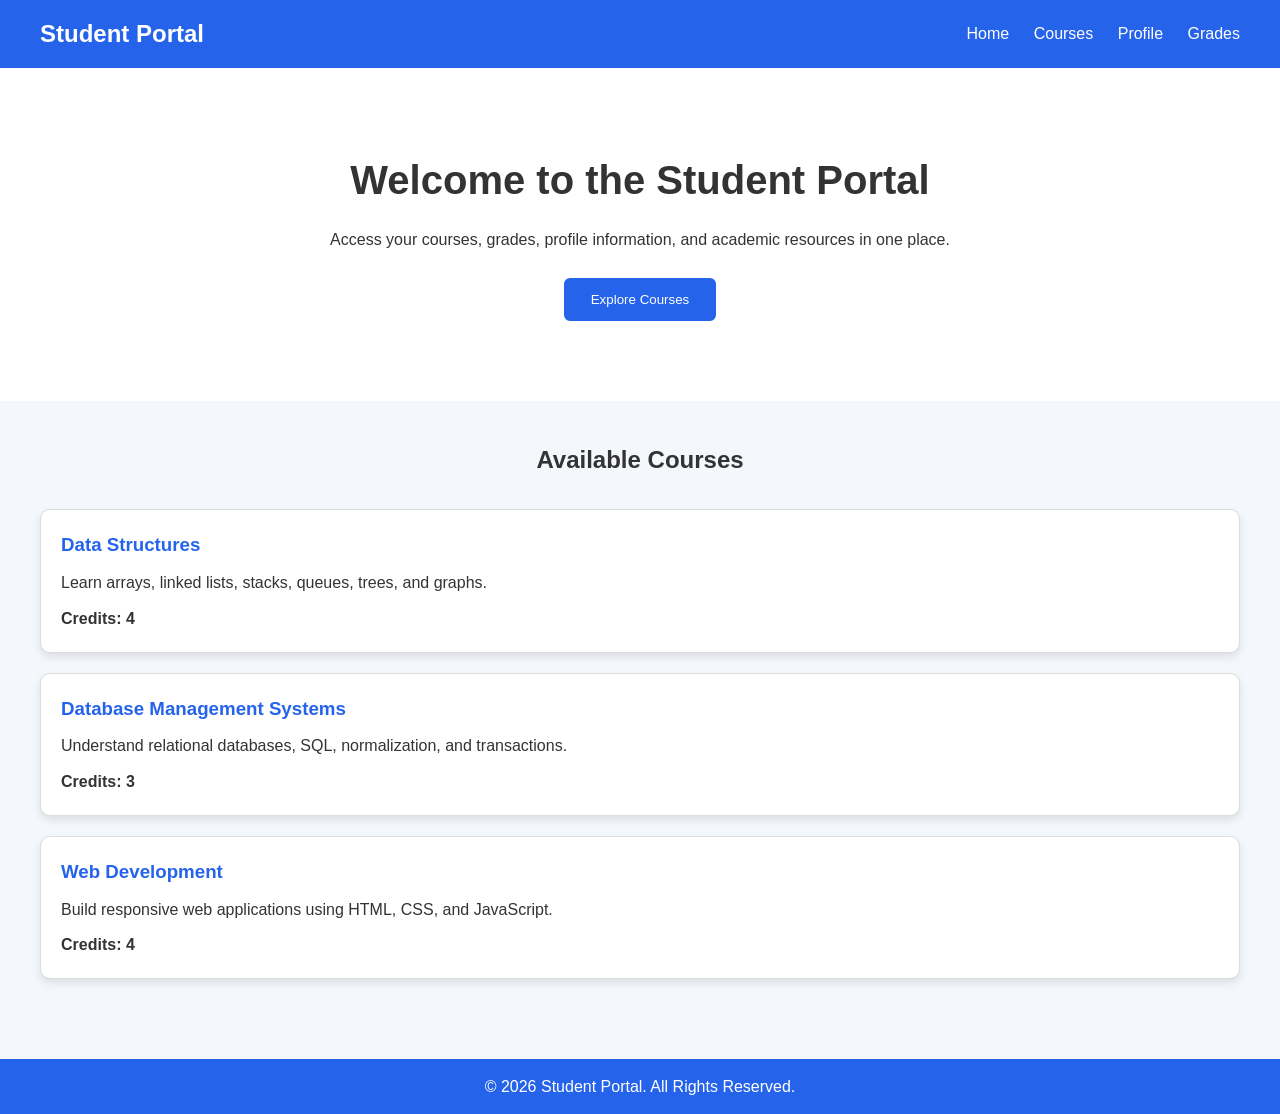
<file: FrontendDevelopment/handson1/index.html>
<!DOCTYPE html>
<html lang="en">
<head>
    <meta charset="UTF-8">
    <meta name="viewport" content="width=device-width, initial-scale=1.0">
    <title>Student Portal</title>
    <link rel="stylesheet" href="style.css">
</head>
<body>

    <header>
        <div class="logo">
            <h2>Student Portal</h2>
        </div>

        <nav>
            <ul>
                <li><a href="#">Home</a></li>
                <li><a href="#">Courses</a></li>
                <li><a href="#">Profile</a></li>
                <li><a href="#">Grades</a></li>
            </ul>
        </nav>
    </header>

    <main>

        <section id="hero">
            <h1>Welcome to the Student Portal</h1>
            <p>
                Access your courses, grades, profile information,
                and academic resources in one place.
            </p>
            <button>Explore Courses</button>
        </section>

        <section id="courses">
            <h2>Available Courses</h2>

            <article class="course-card">
                <h3>Data Structures</h3>
                <p>
                    Learn arrays, linked lists, stacks, queues,
                    trees, and graphs.
                </p>
                <span>Credits: 4</span>
            </article>

            <article class="course-card">
                <h3>Database Management Systems</h3>
                <p>
                    Understand relational databases, SQL,
                    normalization, and transactions.
                </p>
                <span>Credits: 3</span>
            </article>

            <article class="course-card">
                <h3>Web Development</h3>
                <p>
                    Build responsive web applications using
                    HTML, CSS, and JavaScript.
                </p>
                <span>Credits: 4</span>
            </article>

        </section>

    </main>

    <footer>
        <p>&copy; 2026 Student Portal. All Rights Reserved.</p>
    </footer>

</body>
</html>
</file>
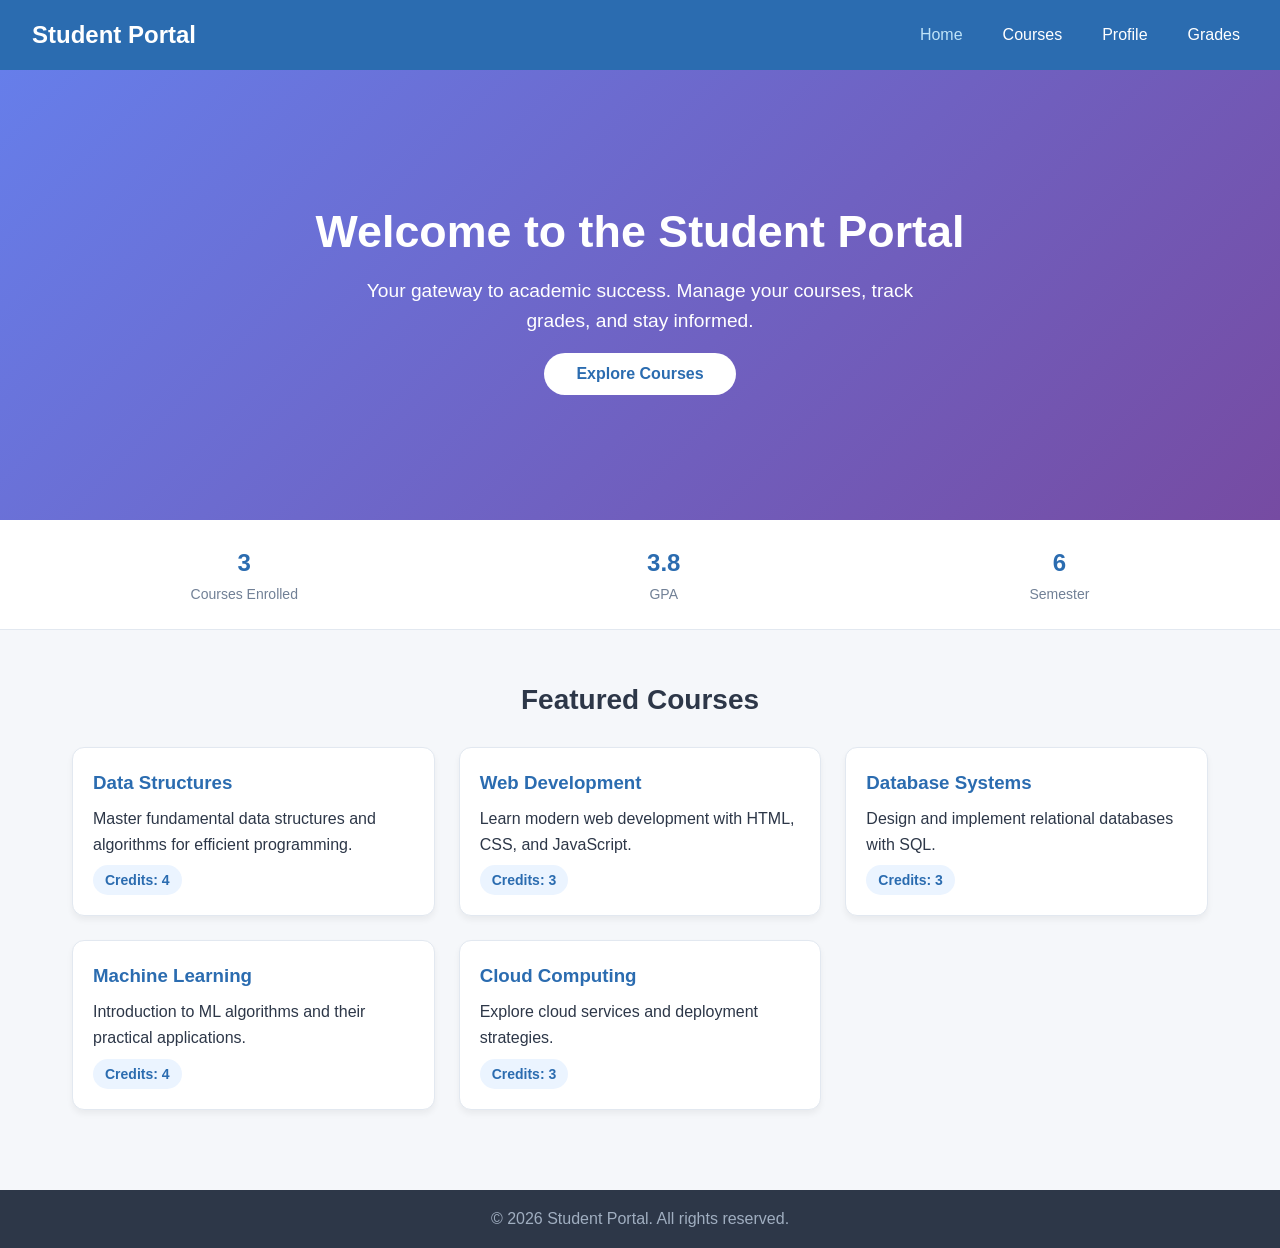
<file: FrontendDevelopment/handson2/index.html>
<!DOCTYPE html>
<html lang="en">
<head>
    <meta charset="UTF-8">
    <meta name="viewport" content="width=device-width, initial-scale=1.0">
    <title>Student Portal - Responsive</title>
    <link rel="stylesheet" href="style.css">
</head>
<body>
    <header>
        <div class="site-name">Student Portal</div>
        <nav>
            <ul>
                <li><a href="#" class="active">Home</a></li>
                <li><a href="#">Courses</a></li>
                <li><a href="#">Profile</a></li>
                <li><a href="#">Grades</a></li>
            </ul>
        </nav>
        <div class="menu-toggle">☰</div>
    </header>

    <main>
        <!-- Hero Section -->
        <section id="hero">
            <h1>Welcome to the Student Portal</h1>
            <p>Your gateway to academic success. Manage your courses, track grades, and stay informed.</p>
            <button>Explore Courses</button>
        </section>

        <!-- Stats Bar -->
        <section id="stats">
            <div class="stat-item">
                <span class="stat-number">3</span>
                <span class="stat-label">Courses Enrolled</span>
            </div>
            <div class="stat-item">
                <span class="stat-number">3.8</span>
                <span class="stat-label">GPA</span>
            </div>
            <div class="stat-item">
                <span class="stat-number">6</span>
                <span class="stat-label">Semester</span>
            </div>
        </section>

        <!-- Courses Section -->
        <section id="courses">
            <h2>Featured Courses</h2>
            <div class="course-grid">
                <!-- Course Card 1 -->
                <article class="course-card">
                    <h3>Data Structures</h3>
                    <p>Master fundamental data structures and algorithms for efficient programming.</p>
                    <span class="credits">Credits: 4</span>
                </article>

                <!-- Course Card 2 -->
                <article class="course-card">
                    <h3>Web Development</h3>
                    <p>Learn modern web development with HTML, CSS, and JavaScript.</p>
                    <span class="credits">Credits: 3</span>
                </article>

                <!-- Course Card 3 -->
                <article class="course-card">
                    <h3>Database Systems</h3>
                    <p>Design and implement relational databases with SQL.</p>
                    <span class="credits">Credits: 3</span>
                </article>

                <!-- Course Card 4 -->
                <article class="course-card">
                    <h3>Machine Learning</h3>
                    <p>Introduction to ML algorithms and their practical applications.</p>
                    <span class="credits">Credits: 4</span>
                </article>

                <!-- Course Card 5 -->
                <article class="course-card">
                    <h3>Cloud Computing</h3>
                    <p>Explore cloud services and deployment strategies.</p>
                    <span class="credits">Credits: 3</span>
                </article>
            </div>
        </section>
    </main>

    <footer>
        <p>&copy; 2026 Student Portal. All rights reserved.</p>
    </footer>
</body>
</html>
</file>
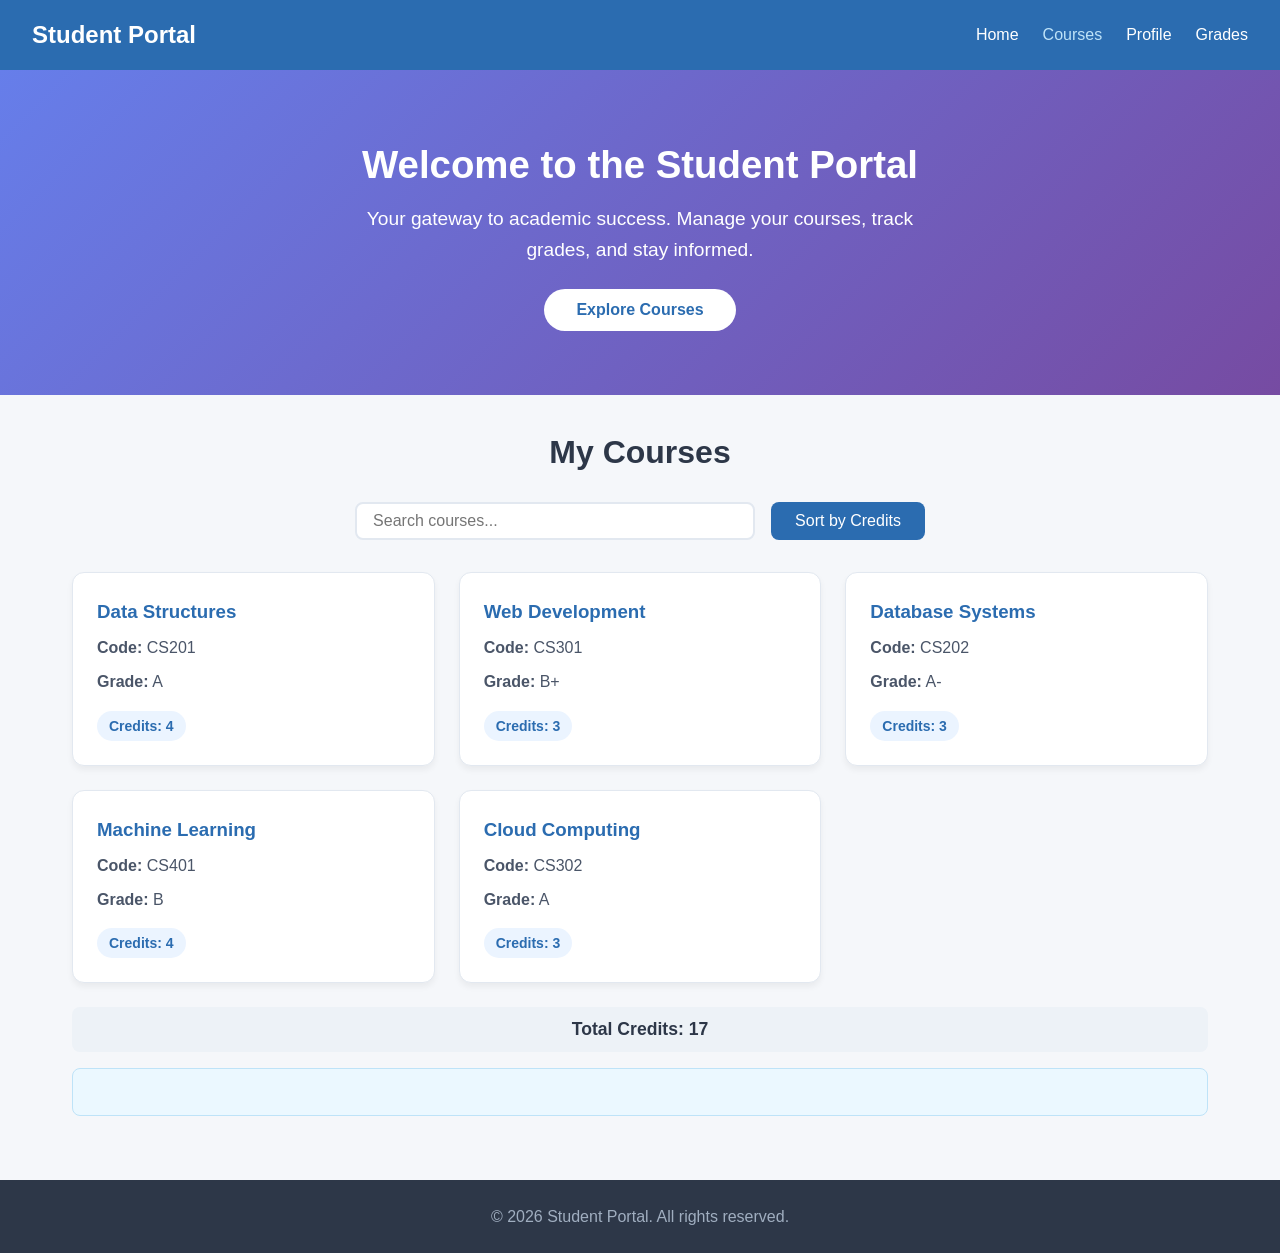
<file: FrontendDevelopment/handson3/index.html>
<!DOCTYPE html>
<html lang="en">
<head>
    <meta charset="UTF-8">
    <meta name="viewport" content="width=device-width, initial-scale=1.0">
    <title>Student Portal - JavaScript Enhanced</title>
    <link rel="stylesheet" href="styles.css">
</head>
<body>
    <header>
        <div class="site-name">Student Portal</div>
        <nav>
            <ul>
                <li><a href="#">Home</a></li>
                <li><a href="#" class="active">Courses</a></li>
                <li><a href="#">Profile</a></li>
                <li><a href="#">Grades</a></li>
            </ul>
        </nav>
    </header>

    <main>
        <!-- Hero Section -->
        <section id="hero">
            <h1>Welcome to the Student Portal</h1>
            <p>Your gateway to academic success. Manage your courses, track grades, and stay informed.</p>
            <button>Explore Courses</button>
        </section>

        <!-- Courses Section -->
        <section id="courses">
            <h2>My Courses</h2>
            
            <!-- Controls -->
            <div class="controls">
                <input type="text" id="search-courses" placeholder="Search courses...">
                <button id="sort-credits">Sort by Credits</button>
            </div>
            
            <!-- Course Grid (populated by JavaScript) -->
            <div class="course-grid"></div>
            
            <!-- Total Credits -->
            <p id="total-credits"></p>
            
            <!-- Selected Course Display -->
            <div id="selected-course"></div>
        </section>
    </main>

    <footer>
        <p>&copy; 2026 Student Portal. All rights reserved.</p>
    </footer>

    <script type="module" src="app.js"></script>
</body>
</html>
</file>
<file: FrontendDevelopment/handson1/style.css>
/* CSS Reset */
* {
    margin: 0;
    padding: 0;
    box-sizing: border-box;
}

/* Body Styling */
body {
    font-family: Arial, Helvetica, sans-serif;
    background-color: #f4f7fb;
    color: #333;
    line-height: 1.6;
}

/* Header */
header {
    background-color: #2563eb;
    color: white;
    padding: 15px 40px;

    display: flex;
    justify-content: space-between;
    align-items: center;
}

/* Navigation */
nav ul {
    list-style: none;
}

nav ul li {
    display: inline-block;
    margin-left: 20px;
}

nav ul li a {
    text-decoration: none;
    color: white;
    font-weight: 500;
}

nav ul li a:hover {
    color: #dbeafe;
}

/* Hero Section */
#hero {
    text-align: center;
    padding: 80px 20px;
    background-color: white;
}

#hero h1 {
    font-size: 2.5rem;
    margin-bottom: 15px;
}

#hero p {
    max-width: 700px;
    margin: 0 auto 25px;
}

#hero button {
    padding: 12px 25px;
    border: 2px solid #2563eb;
    background-color: #2563eb;
    color: white;
    border-radius: 6px;
    cursor: pointer;
    transition: 0.3s;
}

#hero button:hover {
    background-color: white;
    color: #2563eb;
}

/* Courses Section */
#courses {
    padding: 40px;
}

#courses h2 {
    text-align: center;
    margin-bottom: 30px;
}

/* Course Cards */
.course-card {
    background-color: white;
    padding: 20px;
    margin-bottom: 20px;

    border: 1px solid #ddd;
    border-radius: 10px;

    box-shadow: 0 4px 8px rgba(0, 0, 0, 0.1);
}

.course-card h3 {
    margin-bottom: 10px;
    color: #2563eb;
}

.course-card p {
    margin-bottom: 10px;
}

.course-card span {
    font-weight: bold;
}

/* Footer */
footer {
    background-color: #2563eb;
    color: white;
    text-align: center;
    padding: 15px;
    margin-top: 20px;
}
</file>
<file: FrontendDevelopment/handson2/style.css>
/* CSS Reset - Mobile First */
* {
    margin: 0;
    padding: 0;
    box-sizing: border-box;
}

body {
    font-family: -apple-system, BlinkMacSystemFont, 'Segoe UI', Roboto, Arial, sans-serif;
    background-color: #f5f7fa;
    color: #2d3748;
    line-height: 1.6;
}

/* ===== MOBILE FIRST (Default: single column) ===== */

/* Header - Flexbox */
header {
    background-color: #2b6cb0;
    color: white;
    padding: 1rem;
    display: flex;
    flex-direction: column;
    align-items: center;
    gap: 0.5rem;
}

.site-name {
    font-size: 1.5rem;
    font-weight: bold;
}

.menu-toggle {
    display: block;
    font-size: 1.5rem;
    cursor: pointer;
}

nav ul {
    list-style: none;
    display: flex;
    flex-direction: column;
    align-items: center;
    gap: 0.5rem;
    display: none; /* Hidden by default on mobile */
}

nav ul li a {
    color: white;
    text-decoration: none;
    padding: 0.5rem;
    transition: color 0.3s ease;
}

nav ul li a:hover,
nav ul li a.active {
    color: #bee3f8;
}

/* Hero - Flexbox column */
#hero {
    text-align: center;
    padding: 3rem 1rem;
    background: linear-gradient(135deg, #667eea 0%, #764ba2 100%);
    color: white;
    min-height: 40vh;
    display: flex;
    flex-direction: column;
    align-items: center;
    justify-content: center;
}

#hero h1 {
    font-size: clamp(1.5rem, 3vw, 2.5rem);
    margin-bottom: 0.5rem;
}

#hero p {
    font-size: 1rem;
    max-width: 500px;
    margin: 0 auto 1rem;
}

#hero button {
    padding: 0.75rem 2rem;
    background-color: white;
    color: #2b6cb0;
    border: none;
    border-radius: 30px;
    font-size: 1rem;
    font-weight: 600;
    cursor: pointer;
    transition: transform 0.3s ease, box-shadow 0.3s ease;
}

#hero button:hover {
    transform: translateY(-3px);
    box-shadow: 0 10px 20px rgba(0,0,0,0.2);
}

/* Stats Bar - Flexbox */
#stats {
    display: flex;
    justify-content: space-around;
    align-items: center;
    padding: 1.5rem;
    background: white;
    border-bottom: 1px solid #e2e8f0;
    flex-wrap: wrap;
    gap: 1rem;
}

.stat-item {
    display: flex;
    flex-direction: column;
    align-items: center;
}

.stat-number {
    font-size: 1.5rem;
    font-weight: bold;
    color: #2b6cb0;
}

.stat-label {
    font-size: 0.875rem;
    color: #718096;
}

/* Courses - Grid (single column mobile default) */
#courses {
    padding: 2rem 1rem;
    max-width: 1200px;
    margin: 0 auto;
}

#courses h2 {
    text-align: center;
    font-size: 1.75rem;
    margin-bottom: 1.5rem;
    color: #2d3748;
}

.course-grid {
    display: grid;
    grid-template-columns: 1fr; /* Single column default */
    gap: 1rem;
}

.course-card {
    background: white;
    padding: 1.25rem;
    border: 1px solid #e2e8f0;
    border-radius: 12px;
    box-shadow: 0 4px 6px rgba(0,0,0,0.05);
    transition: transform 0.3s ease, box-shadow 0.3s ease;
}

.course-card:hover {
    transform: translateY(-5px);
    box-shadow: 0 8px 15px rgba(0,0,0,0.1);
}

.course-card h3 {
    color: #2b6cb0;
    margin-bottom: 0.5rem;
}

.course-card .credits {
    display: inline-block;
    margin-top: 0.5rem;
    padding: 0.25rem 0.75rem;
    background-color: #ebf4ff;
    color: #2b6cb0;
    border-radius: 20px;
    font-size: 0.875rem;
    font-weight: 600;
}

/* Footer */
footer {
    background-color: #2d3748;
    color: #a0aec0;
    text-align: center;
    padding: 1rem;
    margin-top: 2rem;
}

/* ===== TABLET: min-width: 768px ===== */
@media (min-width: 768px) {
    header {
        flex-direction: row;
        justify-content: space-between;
        padding: 1rem 2rem;
    }

    .menu-toggle {
        display: none;
    }

    nav ul {
        display: flex !important;
        flex-direction: row;
        gap: 1.5rem;
    }

    .course-grid {
        grid-template-columns: repeat(2, 1fr);
    }

    #hero {
        padding: 4rem 2rem;
    }

    #hero h1 {
        font-size: 2.2rem;
    }

    #hero p {
        font-size: 1.1rem;
    }
}

/* ===== DESKTOP: min-width: 1024px ===== */
@media (min-width: 1024px) {
    #hero {
        padding: 5rem 3rem;
        min-height: 50vh;
    }

    #hero h1 {
        font-size: 2.8rem;
    }

    #hero p {
        font-size: 1.2rem;
        max-width: 600px;
    }

    .course-grid {
        grid-template-columns: repeat(3, 1fr);
        gap: 1.5rem;
    }

    #courses {
        padding: 3rem 2rem;
    }
}
</file>
<file: FrontendDevelopment/handson3/styles.css>
/* CSS Reset */
* {
    margin: 0;
    padding: 0;
    box-sizing: border-box;
}

body {
    font-family: -apple-system, BlinkMacSystemFont, 'Segoe UI', Roboto, Arial, sans-serif;
    background-color: #f5f7fa;
    color: #2d3748;
    line-height: 1.6;
}

/* Header */
header {
    background-color: #2b6cb0;
    color: white;
    padding: 1rem 2rem;
    display: flex;
    justify-content: space-between;
    align-items: center;
}

.site-name {
    font-size: 1.5rem;
    font-weight: bold;
}

nav ul {
    list-style: none;
    display: flex;
    gap: 1.5rem;
}

nav ul li a {
    color: white;
    text-decoration: none;
    padding: 0.5rem 0;
    transition: color 0.3s ease;
}

nav ul li a:hover,
nav ul li a.active {
    color: #bee3f8;
}

/* Hero Section */
#hero {
    text-align: center;
    padding: 4rem 2rem;
    background: linear-gradient(135deg, #667eea 0%, #764ba2 100%);
    color: white;
    min-height: 30vh;
    display: flex;
    flex-direction: column;
    align-items: center;
    justify-content: center;
}

#hero h1 {
    font-size: clamp(1.5rem, 3vw, 2.5rem);
    margin-bottom: 0.5rem;
}

#hero p {
    font-size: 1.2rem;
    max-width: 600px;
    margin-bottom: 1.5rem;
}

#hero button {
    padding: 0.75rem 2rem;
    background-color: white;
    color: #2b6cb0;
    border: none;
    border-radius: 30px;
    font-size: 1rem;
    font-weight: 600;
    cursor: pointer;
    transition: transform 0.3s ease, box-shadow 0.3s ease;
}

#hero button:hover {
    transform: translateY(-3px);
    box-shadow: 0 10px 20px rgba(0,0,0,0.2);
}

/* Courses Section */
#courses {
    padding: 2rem;
    max-width: 1200px;
    margin: 0 auto;
}

#courses h2 {
    text-align: center;
    font-size: 2rem;
    margin-bottom: 1.5rem;
    color: #2d3748;
}

/* Controls */
.controls {
    display: flex;
    gap: 1rem;
    margin-bottom: 2rem;
    flex-wrap: wrap;
    justify-content: center;
}

#search-courses {
    padding: 0.5rem 1rem;
    border: 2px solid #e2e8f0;
    border-radius: 8px;
    font-size: 1rem;
    flex: 1;
    min-width: 200px;
    max-width: 400px;
}

#search-courses:focus {
    outline: none;
    border-color: #2b6cb0;
}

#sort-credits {
    padding: 0.5rem 1.5rem;
    background-color: #2b6cb0;
    color: white;
    border: none;
    border-radius: 8px;
    font-size: 1rem;
    cursor: pointer;
    transition: background-color 0.3s ease;
}

#sort-credits:hover {
    background-color: #1a4f7a;
}

/* Course Grid */
.course-grid {
    display: grid;
    grid-template-columns: repeat(auto-fit, minmax(280px, 1fr));
    gap: 1.5rem;
    margin-bottom: 1.5rem;
}

.course-card {
    background: white;
    padding: 1.5rem;
    border: 1px solid #e2e8f0;
    border-radius: 12px;
    box-shadow: 0 4px 6px rgba(0,0,0,0.05);
    cursor: pointer;
    transition: transform 0.3s ease, box-shadow 0.3s ease;
}

.course-card:hover {
    transform: translateY(-5px);
    box-shadow: 0 8px 15px rgba(0,0,0,0.1);
}

.course-card h3 {
    color: #2b6cb0;
    margin-bottom: 0.5rem;
}

.course-card p {
    color: #4a5568;
    margin-bottom: 0.5rem;
}

.course-card .credits {
    display: inline-block;
    margin-top: 0.5rem;
    padding: 0.25rem 0.75rem;
    background-color: #ebf4ff;
    color: #2b6cb0;
    border-radius: 20px;
    font-size: 0.875rem;
    font-weight: 600;
}

/* Total Credits */
#total-credits {
    text-align: center;
    font-weight: bold;
    font-size: 1.1rem;
    color: #2d3748;
    padding: 0.5rem;
    background: #edf2f7;
    border-radius: 8px;
    margin-bottom: 1rem;
}

/* Selected Course */
#selected-course {
    margin-top: 1rem;
    padding: 1rem;
    background: #ebf8ff;
    border: 1px solid #bee3f8;
    border-radius: 8px;
    text-align: center;
    font-size: 1.1rem;
    min-height: 3rem;
}

/* Footer */
footer {
    background-color: #2d3748;
    color: #a0aec0;
    text-align: center;
    padding: 1.5rem;
    margin-top: 2rem;
}

/* Responsive */
@media (max-width: 768px) {
    header {
        flex-direction: column;
        gap: 0.5rem;
    }
    
    nav ul {
        flex-direction: column;
        align-items: center;
        gap: 0.5rem;
    }
    
    .course-grid {
        grid-template-columns: 1fr;
    }
}
</file>
